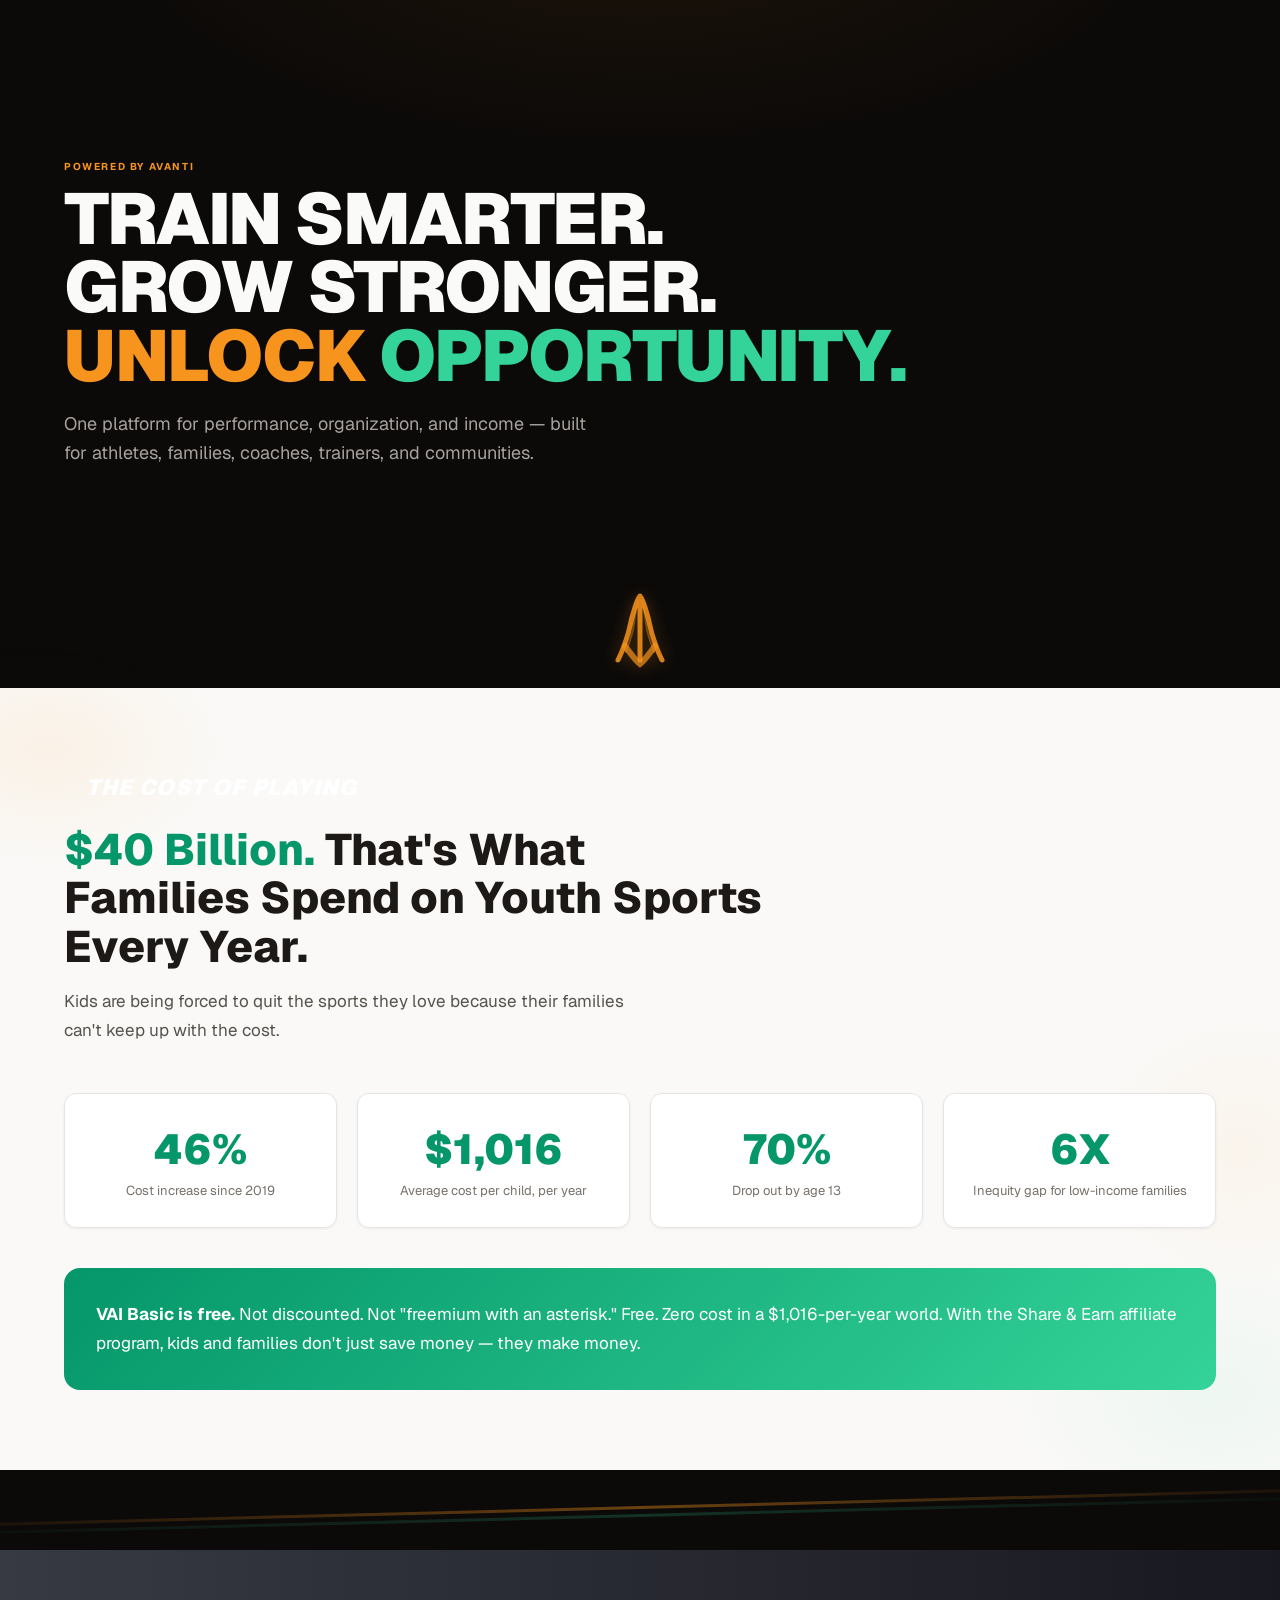
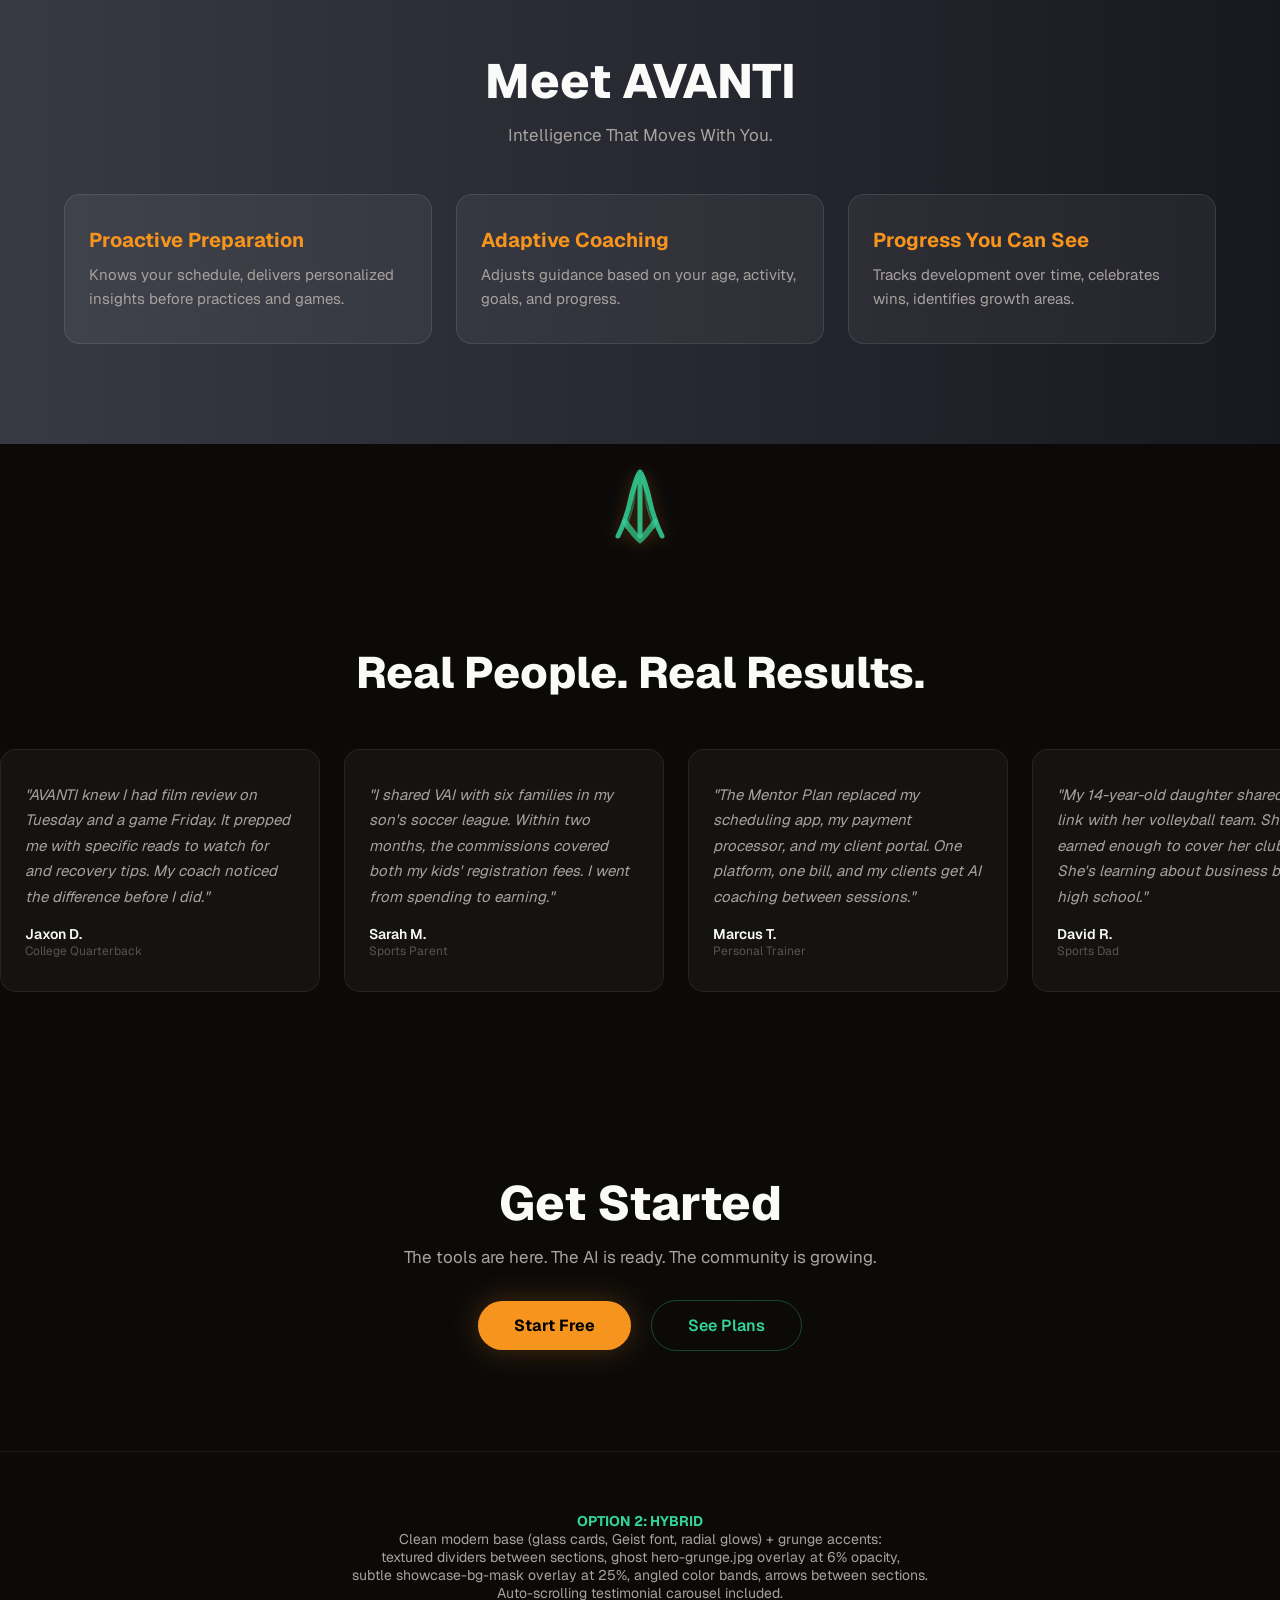
<file: vai-homepage-hybrid-demo.html>
<!DOCTYPE html>
<html lang="en">
<head>
<meta charset="UTF-8">
<meta name="viewport" content="width=device-width, initial-scale=1.0">
<title>VAI Homepage — Option 2: Hybrid (Clean + Grunge Accents)</title>
<link href="https://fonts.googleapis.com/css2?family=Geist:wght@300;400;500;600;700;800;900&display=swap" rel="stylesheet">
<style>
:root {
  --orange: #F7941E;
  --orange-dim: rgba(247,148,30,0.35);
  --orange-glow: rgba(247,148,30,0.12);
  --green: #34D399;
  --green-dim: rgba(52,211,153,0.25);
  --bg: #0C0A09;
  --bg2: #151210;
  --surface: rgba(255,255,255,0.04);
  --border: rgba(255,255,255,0.07);
  --text: #FAFAF9;
  --text-2: #A8A29E;
  --text-3: #57534E;
  --radius: 12px;
}
* { box-sizing: border-box; margin: 0; padding: 0; }
body {
  font-family: 'Geist', system-ui, sans-serif;
  background: var(--bg);
  color: var(--text);
  overflow-x: hidden;
}
body::before {
  content: '';
  position: fixed; inset: 0;
  background:
    radial-gradient(ellipse 80% 50% at 50% -10%, rgba(247,148,30,0.08) 0%, transparent 55%),
    radial-gradient(ellipse 60% 60% at 0% 100%, rgba(52,211,153,0.03) 0%, transparent 50%);
  pointer-events: none; z-index: 0;
}
.container { max-width: 1200px; margin: 0 auto; padding: 0 24px; position: relative; z-index: 1; }
.label { font-size: 10px; font-weight: 700; letter-spacing: 0.16em; text-transform: uppercase; color: var(--orange); margin-bottom: 12px; }
.glass-card {
  background: var(--surface);
  border: 1px solid var(--border);
  border-radius: var(--radius);
  padding: 28px 24px;
}

/* === HERO — Clean with subtle texture overlay === */
.hero {
  position: relative;
  padding: 160px 0 100px;
}
.hero::after {
  content: '';
  position: absolute; inset: 0;
  background: url(https://vai.app/wp-content/uploads/hero-grunge.jpg) bottom center / cover no-repeat;
  opacity: 0.06;
  pointer-events: none;
}
.hero h1 {
  font-size: 72px; font-weight: 900; text-transform: uppercase;
  letter-spacing: -0.02em; line-height: 0.95;
  position: relative; z-index: 1;
}
.hero h1 .orange { color: var(--orange); }
.hero h1 .green { color: var(--green); }
.hero-sub {
  font-size: 18px; color: var(--text-2); margin-top: 20px; max-width: 540px;
  line-height: 1.6; position: relative; z-index: 1;
}
.hero .label { position: relative; z-index: 1; }

/* === TEXTURED DIVIDER — The grunge accent === */
.divider-grunge {
  position: relative;
  height: 120px;
  overflow: hidden;
}
.divider-grunge::before {
  content: '';
  position: absolute; inset: 0;
  background: url(https://vai.app/wp-content/uploads/gray-distressed-bg-1.jpg) center / cover no-repeat;
  opacity: 0.12;
}
.divider-grunge::after {
  content: '';
  position: absolute; inset: 0;
  background: linear-gradient(180deg, var(--bg) 0%, transparent 30%, transparent 70%, var(--bg) 100%);
}
.divider-grunge .arrow-center {
  position: absolute; top: 50%; left: 50%; transform: translate(-50%, -50%);
  z-index: 2;
}
.divider-grunge .arrow-center svg { width: 80px; height: 80px; }

/* === BRUSH ARROW — Painted style === */
.brush-arrow {
  display: flex; align-items: center; justify-content: center;
  position: relative; z-index: 2;
}
.brush-arrow svg { filter: drop-shadow(0 2px 8px rgba(247,148,30,0.3)); }

/* Light variant for white sections */
.divider-grunge.light {
  background: #FAF9F7;
}
.divider-grunge.light::before {
  opacity: 0.06;
}
.divider-grunge.light::after {
  background: linear-gradient(180deg, #FAF9F7 0%, transparent 30%, transparent 70%, var(--bg) 100%);
}
.divider-grunge.light-to-light::after {
  background: linear-gradient(180deg, #FAF9F7 0%, transparent 30%, transparent 70%, #FAF9F7 100%);
}

/* === ANGLED DIVIDER — Orange/Green accent bands === */
.divider-angle {
  position: relative; height: 80px; overflow: hidden;
}
.divider-angle .band {
  position: absolute; width: 120%; left: -10%;
  height: 3px; top: 50%;
  transform: rotate(-1.5deg);
}
.divider-angle .band.orange { background: linear-gradient(90deg, transparent, var(--orange), transparent); opacity: 0.4; top: 45%; }
.divider-angle .band.green { background: linear-gradient(90deg, transparent, var(--green), transparent); opacity: 0.2; top: 55%; }

/* === COST SECTION — Light bg (Jamie approved) with grunge splashes === */
.cost-section {
  background: #FAF9F7;
  color: #1C1917;
  padding: 80px 0;
  position: relative;
  overflow: hidden;
}
/* Top edge grunge strip */
.cost-section::before {
  content: '';
  position: absolute; top: -4px; left: 0; right: 0; height: 12px;
  background: url(https://vai.app/wp-content/uploads/box-distressed-head-bg.png) repeat-x left center / auto 100%;
  opacity: 0.5;
}
/* Bottom edge grunge strip */
.cost-section::after {
  content: '';
  position: absolute; bottom: -4px; left: 0; right: 0; height: 12px;
  background: url(https://vai.app/wp-content/uploads/box-distressed-head-bg.png) repeat-x left center / auto 100%;
  opacity: 0.4;
  transform: rotate(180deg);
}
/* Paint splash accents on white space */
.cost-splash-tl, .cost-splash-br, .cost-splash-mr {
  position: absolute; pointer-events: none; z-index: 0;
}
.cost-splash-tl {
  top: -20px; left: -30px; width: 260px; height: 200px;
  background: radial-gradient(ellipse at 30% 40%, rgba(247,148,30,0.08) 0%, transparent 70%);
}
.cost-splash-br {
  bottom: -20px; right: -20px; width: 300px; height: 240px;
  background: radial-gradient(ellipse at 70% 60%, rgba(52,211,153,0.06) 0%, transparent 70%);
}
.cost-splash-mr {
  top: 40%; right: 0; width: 200px; height: 300px;
  background: radial-gradient(ellipse at 80% 50%, rgba(247,148,30,0.05) 0%, transparent 65%);
}
/* Paint label adapted for light bg */
.paint-label-light {
  display: inline-block;
  background: url(https://vai.app/wp-content/uploads/box-distressed-head-bg.png) left center / auto 100% no-repeat;
  padding: 5px 28px 5px 22px;
  height: 38px;
  font-weight: 900; font-style: italic; font-size: 22px;
  text-transform: uppercase; letter-spacing: 0.04em;
  line-height: 28px;
  position: relative; margin-bottom: 20px;
  color: #fff;
}
.paint-label-light::after {
  content: '';
  background: url(https://vai.app/wp-content/uploads/box-distressed-head-bg-right.png) center / contain no-repeat;
  width: 22px; height: 38px;
  position: absolute; top: 0; right: -22px;
}
.cost-section h2 { font-size: 44px; font-weight: 800; line-height: 1.1; max-width: 700px; position: relative; z-index: 1; }
.cost-section h2 .green { color: #059669; }
.cost-section .body { font-size: 17px; color: #57534E; margin-top: 16px; max-width: 600px; line-height: 1.7; position: relative; z-index: 1; }

/* Stats — green numbers */
.stats-bar { display: grid; grid-template-columns: repeat(4, 1fr); gap: 20px; margin-top: 48px; }
.stat-card-light {
  background: #fff;
  border: 1px solid #E7E5E4;
  border-radius: 12px; padding: 28px 20px; text-align: center;
  box-shadow: 0 1px 3px rgba(0,0,0,0.06);
  position: relative; overflow: hidden; z-index: 1;
}
.stat-card-light::before {
  content: '';
  position: absolute; inset: 0;
  background: url(https://vai.app/wp-content/uploads/gray-distressed-bg-1.jpg) center / cover no-repeat;
  opacity: 0.04;
  pointer-events: none;
}
.stat-num-green { font-size: 42px; font-weight: 900; color: #059669; }
.stat-label-dark { font-size: 13px; color: #78716C; margin-top: 6px; }

/* VAI Free box — Green bg instead of black (Jamie's feedback) */
.vai-free-box {
  background: linear-gradient(135deg, #059669, #34D399);
  color: #fff; padding: 32px; border-radius: 16px; margin-top: 40px;
  font-size: 17px; line-height: 1.7;
}
.vai-free-box strong { font-weight: 700; }

/* === SHOWCASE — Dark gradient + subtle mask overlay === */
.showcase {
  position: relative;
  padding: 100px 0;
  background: linear-gradient(90deg, #373A43 0%, #181820 100%);
  overflow: hidden;
}
.showcase::before {
  content: '';
  position: absolute; inset: 0;
  background: url(https://vai.app/wp-content/uploads/showcase-bg-mask.png) bottom center / contain no-repeat;
  opacity: 0.25;
}
.showcase .container { position: relative; z-index: 2; }
.showcase h2 { font-size: 48px; font-weight: 800; text-align: center; }
.showcase .sub { font-size: 17px; color: var(--text-2); text-align: center; margin-top: 12px; }

/* Feature cards — clean glass style */
.feature-grid { display: grid; grid-template-columns: repeat(3, 1fr); gap: 24px; margin-top: 48px; }
.feature-card {
  background: rgba(255,255,255,0.05);
  border: 1px solid rgba(255,255,255,0.1);
  border-radius: 16px; padding: 32px 24px;
}
.feature-card h3 {
  font-size: 20px; font-weight: 700; margin-bottom: 10px;
  color: var(--orange);
}
.feature-card p { font-size: 15px; color: var(--text-2); line-height: 1.6; }

/* === CAROUSEL DEMO === */
.carousel-section { padding: 80px 0; overflow: hidden; }
.carousel-section h2 { font-size: 44px; font-weight: 800; text-align: center; margin-bottom: 48px; }
.carousel-track {
  display: flex; gap: 24px;
  animation: scroll-left 20s linear infinite;
  width: max-content;
}
.carousel-card {
  flex: 0 0 320px;
  background: var(--surface);
  border: 1px solid var(--border);
  border-radius: 16px;
  padding: 32px 24px;
}
.carousel-card .quote { font-size: 15px; color: var(--text-2); line-height: 1.7; font-style: italic; margin-bottom: 16px; }
.carousel-card .author { font-size: 14px; font-weight: 600; }
.carousel-card .role { font-size: 12px; color: var(--text-3); }

@keyframes scroll-left {
  0% { transform: translateX(0); }
  100% { transform: translateX(-50%); }
}

/* === CTA — Clean with subtle grunge texture ghost === */
.cta-section {
  padding: 100px 0; text-align: center;
  position: relative;
}
.cta-section::before {
  content: '';
  position: absolute; inset: 0;
  background:
    radial-gradient(ellipse 50% 50% at 50% 50%, rgba(247,148,30,0.08) 0%, transparent 70%),
    url(https://vai.app/wp-content/uploads/hero-grunge.jpg) center / cover no-repeat;
  opacity: 0.04;
  pointer-events: none;
}
.cta-section h2 { font-size: 48px; font-weight: 800; position: relative; }
.cta-section .sub { font-size: 17px; color: var(--text-2); margin-top: 12px; position: relative; }
.btn-orange {
  display: inline-block; margin-top: 32px; position: relative;
  background: var(--orange); color: #000; font-weight: 700; font-size: 16px;
  padding: 14px 36px; border-radius: 50px; text-decoration: none;
  box-shadow: 0 0 30px rgba(247,148,30,0.25);
}
.btn-green {
  display: inline-block; margin-top: 32px; margin-left: 16px; position: relative;
  background: transparent; color: var(--green); font-weight: 600; font-size: 16px;
  padding: 14px 36px; border-radius: 50px; text-decoration: none;
  border: 1px solid rgba(52,211,153,0.3);
}

/* === FOOTER NOTE === */
.demo-note {
  text-align: center; padding: 60px 20px;
  font-size: 14px; color: var(--text-2);
  border-top: 1px solid rgba(255,255,255,0.06);
}
.demo-note strong { color: var(--green); }

@media (max-width: 768px) {
  .hero h1 { font-size: 40px; }
  .stats-bar { grid-template-columns: repeat(2, 1fr); }
  .feature-grid { grid-template-columns: 1fr; }
  .cost-section h2, .showcase h2, .cta-section h2 { font-size: 32px; }
  .carousel-card { flex: 0 0 280px; }
}
</style>
</head>
<body>

<!-- HERO — Clean modern with ghost texture -->
<section class="hero">
  <div class="container">
    <div class="label">Powered by AVANTI</div>
    <h1>
      TRAIN SMARTER.<br>
      GROW STRONGER.<br>
      <span class="orange">UNLOCK</span> <span class="green">OPPORTUNITY.</span>
    </h1>
    <p class="hero-sub">One platform for performance, organization, and income — built for athletes, families, coaches, trainers, and communities.</p>
  </div>
</section>

<!-- TEXTURED DIVIDER — Grunge accent with brush arrow -->
<div class="divider-grunge">
  <div class="arrow-center brush-arrow">
    <svg viewBox="0 0 80 80" fill="none" xmlns="http://www.w3.org/2000/svg" width="80" height="80">
      <path d="M40 8 C38 8, 32 28, 30 38 C28 48, 26 52, 24 58 C22 64, 20 68, 18 72 M40 8 C42 8, 48 28, 50 38 C52 48, 54 52, 56 58 C58 64, 60 68, 62 72 M40 8 C40 12, 40 32, 40 42 C40 52, 40 60, 40 72" stroke="#F7941E" stroke-width="5" stroke-linecap="round" stroke-linejoin="round" opacity="0.85"/>
      <path d="M25 58 C30 65, 35 72, 40 76 C45 72, 50 65, 55 58" stroke="#F7941E" stroke-width="6" stroke-linecap="round" fill="none" opacity="0.7"/>
      <!-- Rough brush edges -->
      <path d="M38 12 C36 20, 34 35, 33 42 C31 50, 28 58, 26 64" stroke="#F7941E" stroke-width="2" stroke-linecap="round" opacity="0.4"/>
      <path d="M42 12 C44 20, 46 35, 47 42 C49 50, 52 58, 54 64" stroke="#F7941E" stroke-width="2" stroke-linecap="round" opacity="0.4"/>
    </svg>
  </div>
</div>

<!-- COST OF PLAYING — Light section with paint splashes -->
<section class="cost-section">
  <div class="cost-splash-tl"></div>
  <div class="cost-splash-br"></div>
  <div class="cost-splash-mr"></div>
  <div class="container">
    <div class="paint-label-light">The Cost of Playing</div>
    <h2><span class="green">$40 Billion.</span> That's What Families Spend on Youth Sports Every Year.</h2>
    <p class="body">Kids are being forced to quit the sports they love because their families can't keep up with the cost.</p>
    <div class="stats-bar">
      <div class="stat-card-light">
        <div class="stat-num-green">46%</div>
        <div class="stat-label-dark">Cost increase since 2019</div>
      </div>
      <div class="stat-card-light">
        <div class="stat-num-green">$1,016</div>
        <div class="stat-label-dark">Average cost per child, per year</div>
      </div>
      <div class="stat-card-light">
        <div class="stat-num-green">70%</div>
        <div class="stat-label-dark">Drop out by age 13</div>
      </div>
      <div class="stat-card-light">
        <div class="stat-num-green">6X</div>
        <div class="stat-label-dark">Inequity gap for low-income families</div>
      </div>
    </div>
    <div class="vai-free-box">
      <strong>VAI Basic is free.</strong> Not discounted. Not "freemium with an asterisk." Free. Zero cost in a $1,016-per-year world. With the Share &amp; Earn affiliate program, kids and families don't just save money — they make money.
    </div>
  </div>
</section>

<!-- ANGLED DIVIDER — Orange/Green accent lines -->
<div class="divider-angle">
  <div class="band orange"></div>
  <div class="band green"></div>
</div>

<!-- SHOWCASE — AVANTI with subtle mask overlay -->
<section class="showcase">
  <div class="container">
    <h2>Meet AVANTI</h2>
    <p class="sub">Intelligence That Moves With You.</p>
    <div class="feature-grid">
      <div class="feature-card">
        <h3>Proactive Preparation</h3>
        <p>Knows your schedule, delivers personalized insights before practices and games.</p>
      </div>
      <div class="feature-card">
        <h3>Adaptive Coaching</h3>
        <p>Adjusts guidance based on your age, activity, goals, and progress.</p>
      </div>
      <div class="feature-card">
        <h3>Progress You Can See</h3>
        <p>Tracks development over time, celebrates wins, identifies growth areas.</p>
      </div>
    </div>
  </div>
</section>

<!-- TEXTURED DIVIDER — Brush arrow -->
<div class="divider-grunge">
  <div class="arrow-center brush-arrow">
    <svg viewBox="0 0 80 80" fill="none" xmlns="http://www.w3.org/2000/svg" width="80" height="80">
      <path d="M40 8 C38 8, 32 28, 30 38 C28 48, 26 52, 24 58 C22 64, 20 68, 18 72 M40 8 C42 8, 48 28, 50 38 C52 48, 54 52, 56 58 C58 64, 60 68, 62 72 M40 8 C40 12, 40 32, 40 42 C40 52, 40 60, 40 72" stroke="#34D399" stroke-width="5" stroke-linecap="round" stroke-linejoin="round" opacity="0.85"/>
      <path d="M25 58 C30 65, 35 72, 40 76 C45 72, 50 65, 55 58" stroke="#34D399" stroke-width="6" stroke-linecap="round" fill="none" opacity="0.7"/>
      <path d="M38 12 C36 20, 34 35, 33 42 C31 50, 28 58, 26 64" stroke="#34D399" stroke-width="2" stroke-linecap="round" opacity="0.4"/>
      <path d="M42 12 C44 20, 46 35, 47 42 C49 50, 52 58, 54 64" stroke="#34D399" stroke-width="2" stroke-linecap="round" opacity="0.4"/>
    </svg>
  </div>
</div>

<!-- CAROUSEL — Testimonials (auto-scrolling) -->
<section class="carousel-section">
  <h2>Real People. Real Results.</h2>
  <div class="carousel-track">
    <div class="carousel-card">
      <p class="quote">"AVANTI knew I had film review on Tuesday and a game Friday. It prepped me with specific reads to watch for and recovery tips. My coach noticed the difference before I did."</p>
      <div class="author">Jaxon D.</div>
      <div class="role">College Quarterback</div>
    </div>
    <div class="carousel-card">
      <p class="quote">"I shared VAI with six families in my son's soccer league. Within two months, the commissions covered both my kids' registration fees. I went from spending to earning."</p>
      <div class="author">Sarah M.</div>
      <div class="role">Sports Parent</div>
    </div>
    <div class="carousel-card">
      <p class="quote">"The Mentor Plan replaced my scheduling app, my payment processor, and my client portal. One platform, one bill, and my clients get AI coaching between sessions."</p>
      <div class="author">Marcus T.</div>
      <div class="role">Personal Trainer</div>
    </div>
    <div class="carousel-card">
      <p class="quote">"My 14-year-old daughter shared her link with her volleyball team. She earned enough to cover her club fees. She's learning about business before high school."</p>
      <div class="author">David R.</div>
      <div class="role">Sports Dad</div>
    </div>
    <div class="carousel-card">
      <p class="quote">"I run a gym with 200 members. VAI Mentor handles scheduling, payments, and keeps my clients engaged between sessions with AVANTI. I focus on coaching, not admin."</p>
      <div class="author">Coach Angela W.</div>
      <div class="role">Gym Owner</div>
    </div>
    <!-- Duplicate for seamless loop -->
    <div class="carousel-card">
      <p class="quote">"AVANTI knew I had film review on Tuesday and a game Friday. It prepped me with specific reads to watch for and recovery tips. My coach noticed the difference before I did."</p>
      <div class="author">Jaxon D.</div>
      <div class="role">College Quarterback</div>
    </div>
    <div class="carousel-card">
      <p class="quote">"I shared VAI with six families in my son's soccer league. Within two months, the commissions covered both my kids' registration fees. I went from spending to earning."</p>
      <div class="author">Sarah M.</div>
      <div class="role">Sports Parent</div>
    </div>
    <div class="carousel-card">
      <p class="quote">"The Mentor Plan replaced my scheduling app, my payment processor, and my client portal. One platform, one bill, and my clients get AI coaching between sessions."</p>
      <div class="author">Marcus T.</div>
      <div class="role">Personal Trainer</div>
    </div>
    <div class="carousel-card">
      <p class="quote">"My 14-year-old daughter shared her link with her volleyball team. She earned enough to cover her club fees. She's learning about business before high school."</p>
      <div class="author">David R.</div>
      <div class="role">Sports Dad</div>
    </div>
    <div class="carousel-card">
      <p class="quote">"I run a gym with 200 members. VAI Mentor handles scheduling, payments, and keeps my clients engaged between sessions with AVANTI. I focus on coaching, not admin."</p>
      <div class="author">Coach Angela W.</div>
      <div class="role">Gym Owner</div>
    </div>
  </div>
</section>

<!-- CTA — Ghost texture -->
<section class="cta-section">
  <div class="container">
    <h2>Get Started</h2>
    <p class="sub">The tools are here. The AI is ready. The community is growing.</p>
    <a href="#" class="btn-orange">Start Free</a>
    <a href="#" class="btn-green">See Plans</a>
  </div>
</section>

<div class="demo-note">
  <strong>OPTION 2: HYBRID</strong><br>
  Clean modern base (glass cards, Geist font, radial glows) + grunge accents:<br>
  textured dividers between sections, ghost hero-grunge.jpg overlay at 6% opacity,<br>
  subtle showcase-bg-mask overlay at 25%, angled color bands, arrows between sections.<br>
  Auto-scrolling testimonial carousel included.
</div>

</body>
</html>
</file>
